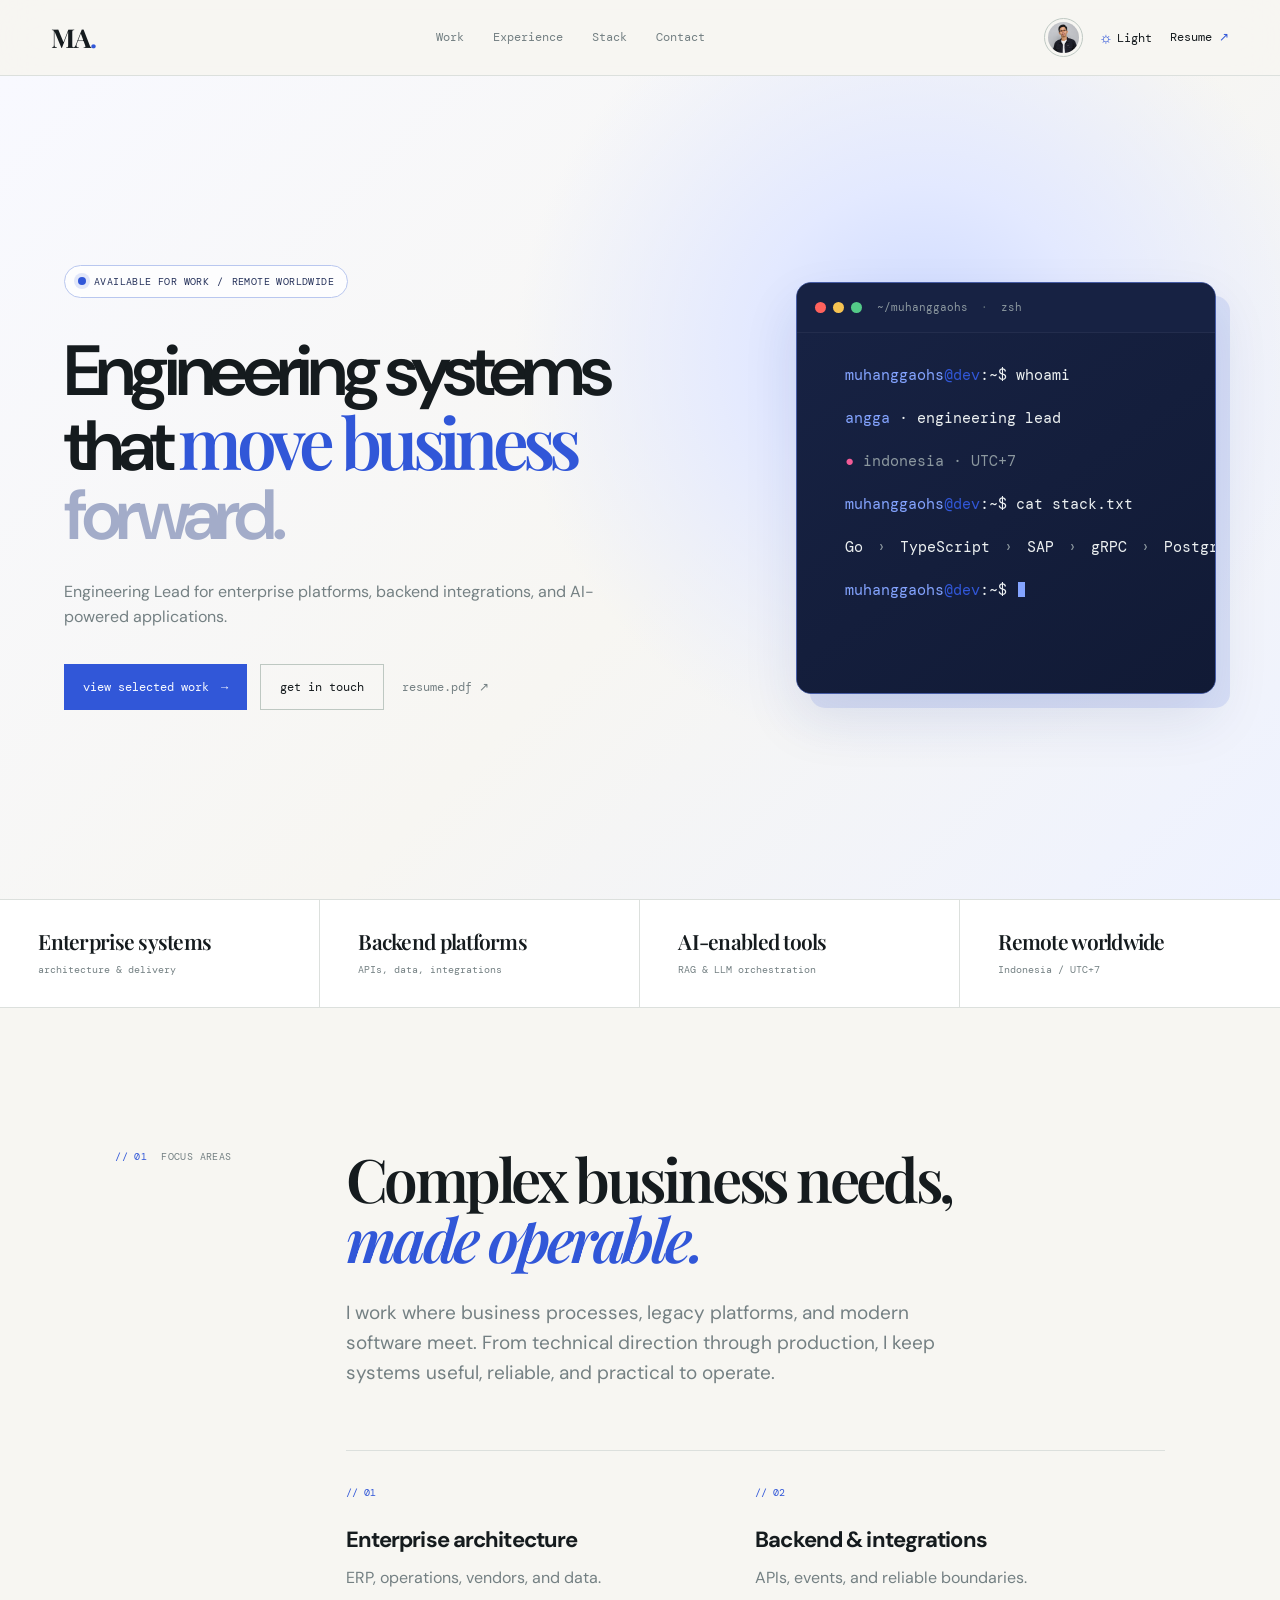
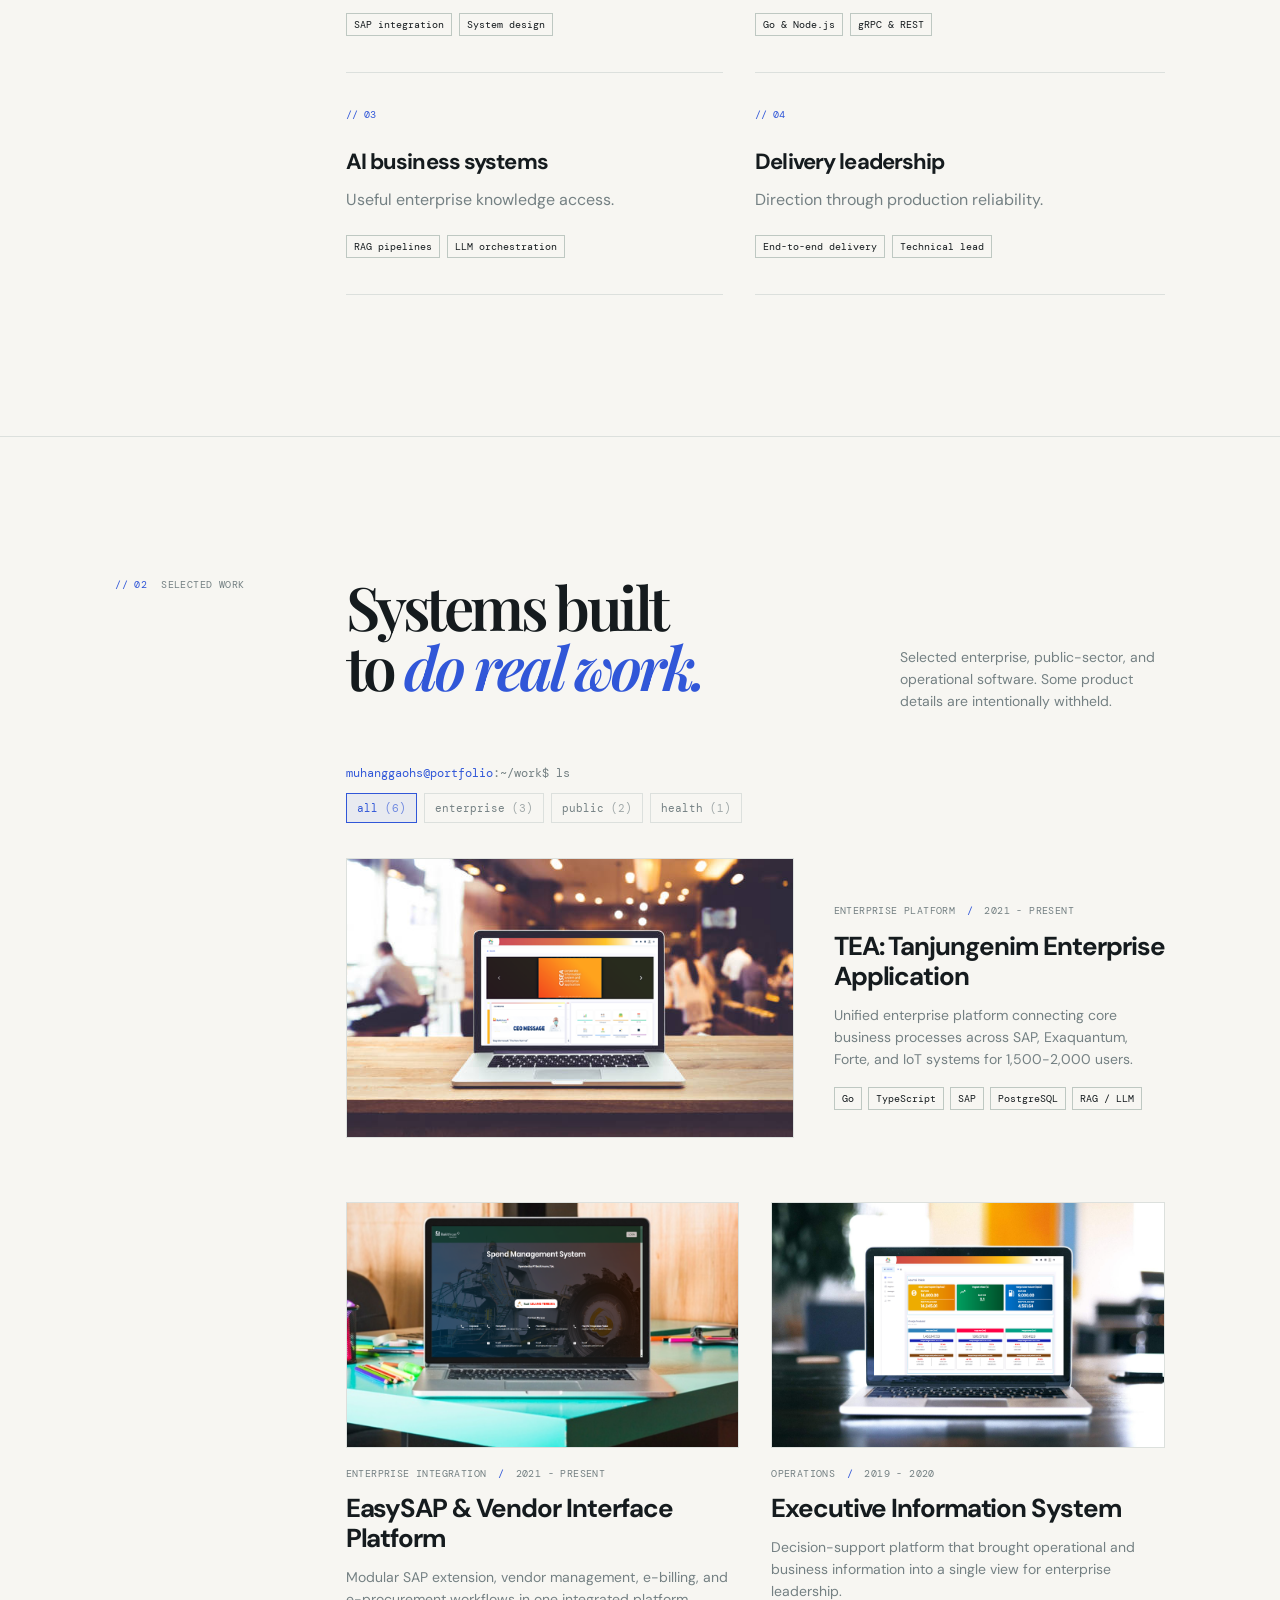
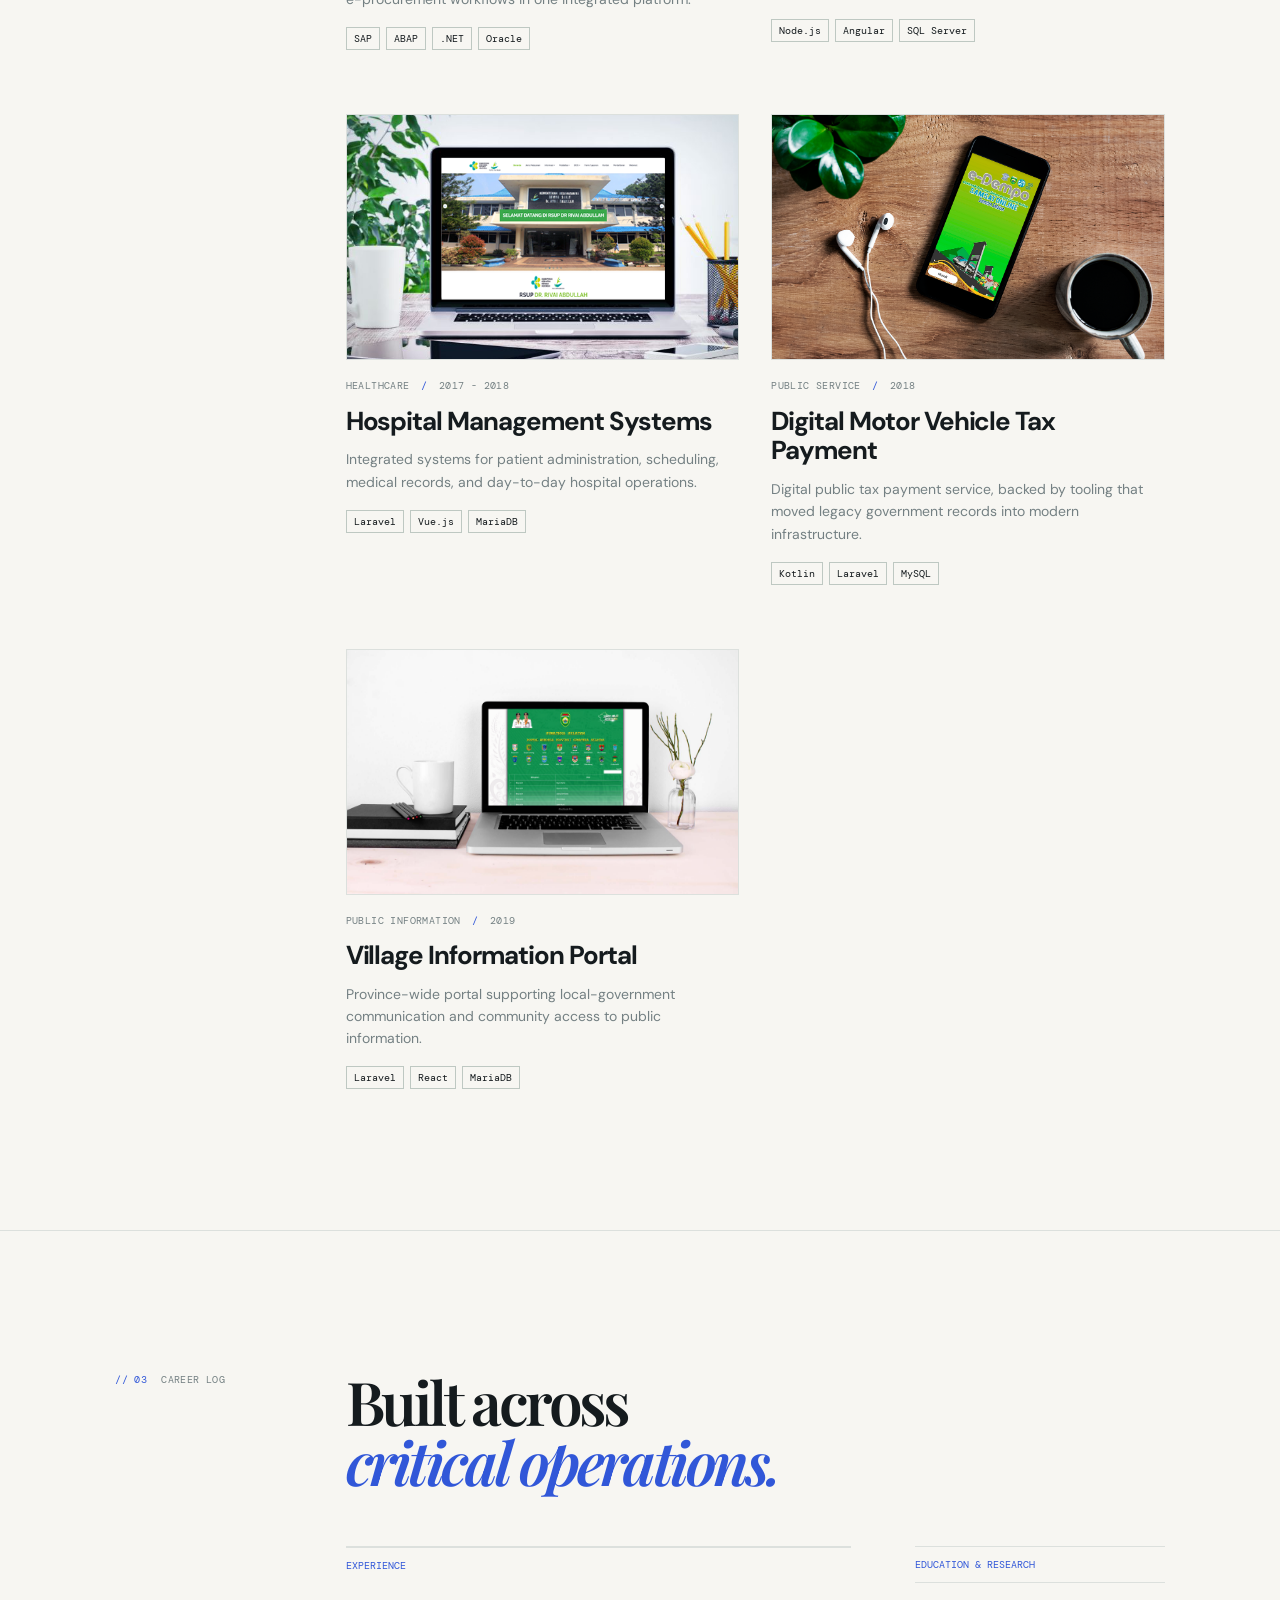
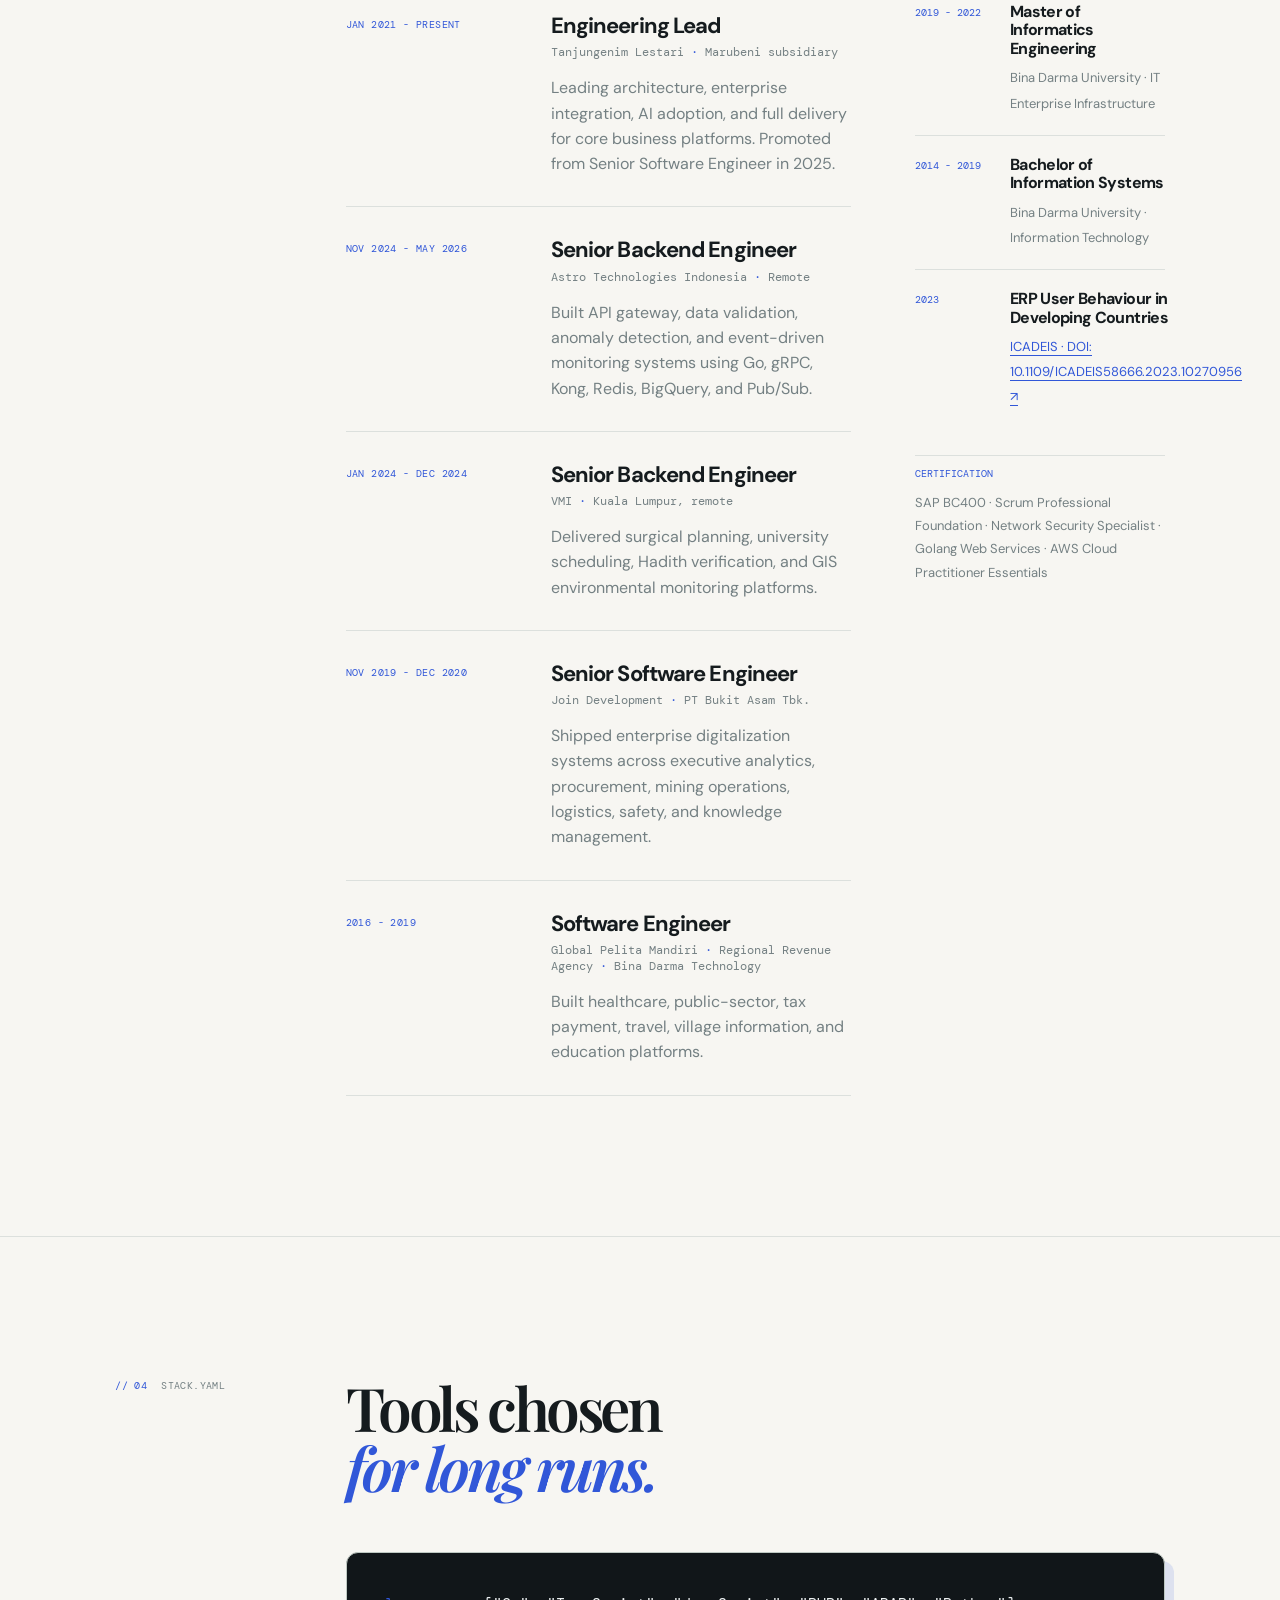
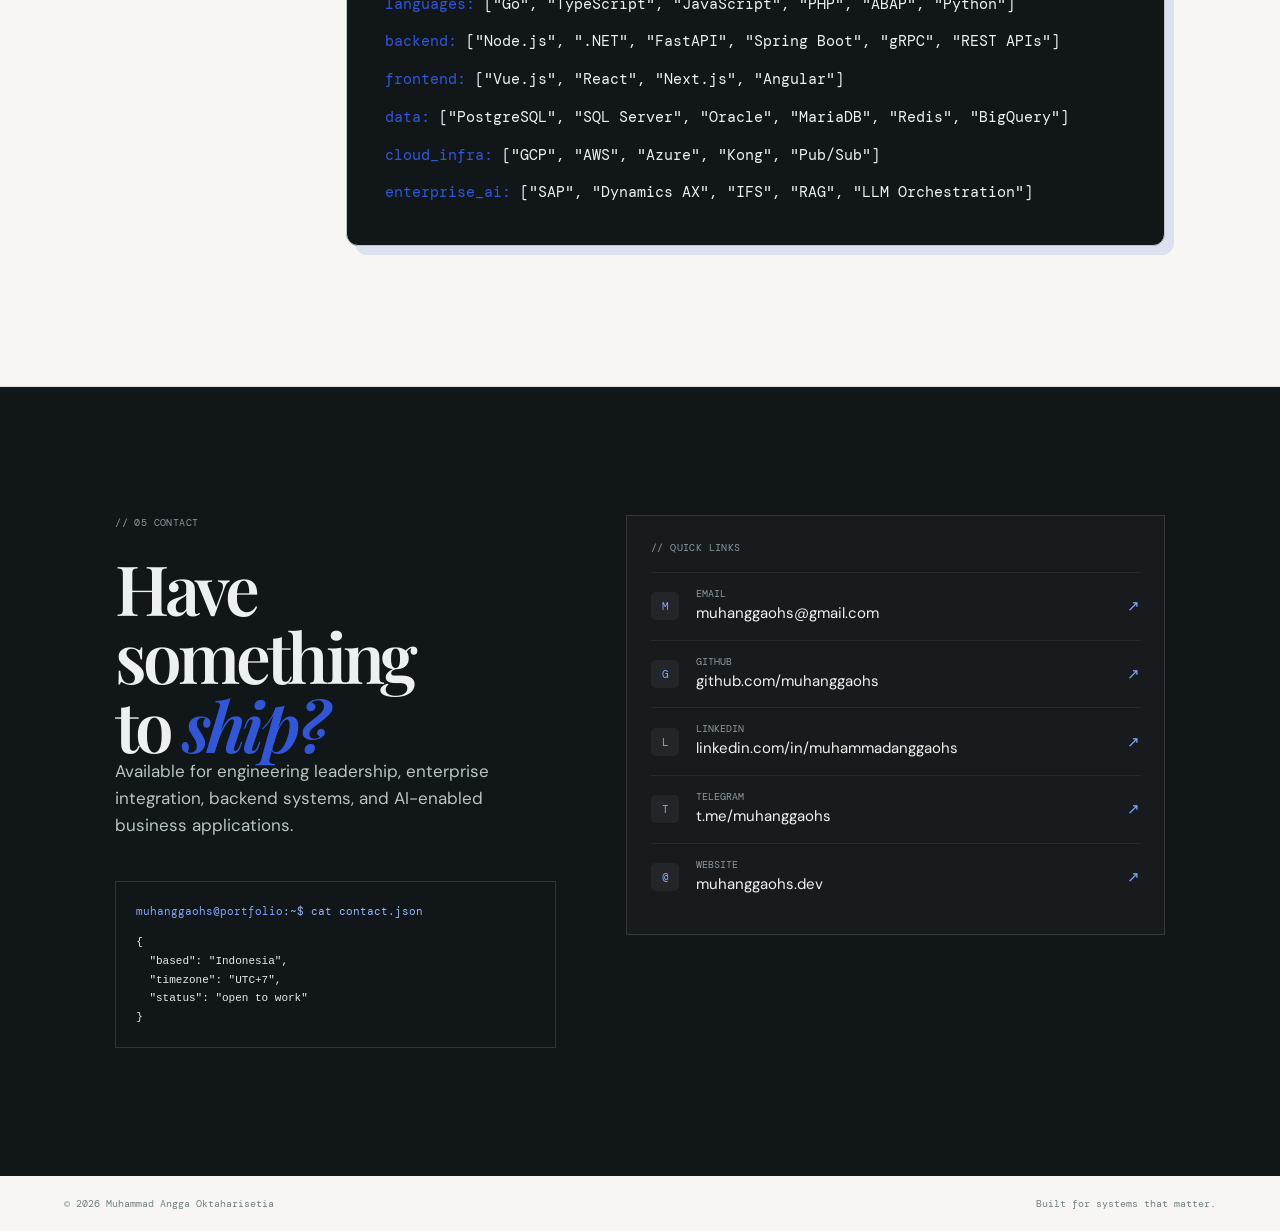
<file: index.html>
<!doctype html><html lang="en" data-theme="dark"><head><meta charset="utf-8"><meta name="viewport" content="width=device-width,initial-scale=1"><meta name="description" content="Muhammad Angga Oktaharisetia, Engineering Lead building enterprise platforms, integrations, and AI-powered applications."><title>Muhammad Angga Oktaharisetia | Engineering Lead</title><link rel="preconnect" href="https://fonts.googleapis.com"><link rel="preconnect" href="https://fonts.gstatic.com" crossorigin><link href="https://fonts.googleapis.com/css2?family=DM+Mono:wght@400;500&family=DM+Sans:opsz,wght@9..40,400;9..40,500;9..40,600;9..40,700&family=Playfair+Display:ital,wght@0,600;0,700;1,600&display=swap" rel="stylesheet"><link rel="stylesheet" href="css/portfolio.css"><link rel="stylesheet" href="css/terminal-motion.css"><link rel="stylesheet" href="css/hero-refine.css"><link rel="stylesheet" href="css/color-unify.css"><link rel="stylesheet" href="css/content-refine.css"><link rel="stylesheet" href="css/terminal-loop.css"><link rel="stylesheet" href="css/terminal-prompt.css"><link rel="shortcut icon" href="images/favicons/favicon.ico"></head><body><a class="skip-link" href="#main">Skip to content</a><header class="site-header"><a class="brand" href="#top" aria-label="Muhammad Angga, home">MA<span>.</span></a><nav aria-label="Main navigation"><a href="#work">Work</a><a href="#experience">Experience</a><a href="#stack">Stack</a><a href="#contact">Contact</a></nav><div class="header-actions"><button class="profile-trigger" type="button" aria-label="Open portrait of Muhammad Angga"><img src="docs/me2.png" width="80" height="80" alt=""></button><button class="theme-toggle" type="button" aria-label="Switch to light mode" aria-pressed="true"><span aria-hidden="true">&#9788;</span><span class="theme-label">Dark</span></button><a class="header-resume" href="docs/Resume%20-%20Muhammad%20Angga.pdf" target="_blank" rel="noopener">Resume <span aria-hidden="true">&#8599;</span></a></div></header><main id="main"><section class="hero" id="top"><div class="hero-layout"><div class="hero-copy"><p class="eyebrow hero-availability"><span class="status-dot"></span> Available for work <span class="divider">/</span> Remote worldwide</p><h1>Engineering systems<br>that <em>move business</em><br><span>forward.</span></h1><p class="hero-intro">Engineering Lead for enterprise platforms, backend integrations, and AI-powered applications.</p><div class="hero-actions"><a class="button button-primary" href="#work">view selected work <span aria-hidden="true">&#8594;</span></a><a class="button button-outline" href="mailto:muhanggaohs@gmail.com">get in touch</a><a class="hero-resume" href="docs/Resume%20-%20Muhammad%20Angga.pdf" target="_blank" rel="noopener">resume.pdf &#8599;</a></div></div><section class="terminal-shell" aria-label="Terminal introduction"><div class="terminal-titlebar"><span class="terminal-dots"><i></i><i></i><i></i></span><p>~/muhanggaohs <span>·</span> zsh</p></div><div class="terminal-body"><div class="terminal-output" aria-live="polite"><p class="command-one"><span class="prompt-user">muhanggaohs</span><span class="prompt-host">@portfolio</span>:<b>~</b>$ <span class="typed-command" data-text="whoami"></span></p><p class="terminal-result terminal-intro terminal-reveal reveal-first"><span class="terminal-key">angga</span> · engineering lead</p><p class="terminal-muted terminal-reveal reveal-first">● indonesia · UTC+7</p><p class="terminal-reveal reveal-second"><span class="prompt-user">muhanggaohs</span><span class="prompt-host">@portfolio</span>:<b>~</b>$ <span class="typed-command" data-text="cat stack.txt"></span></p><p class="terminal-result stack-line terminal-reveal reveal-third">Go <i>›</i> TypeScript <i>›</i> SAP <i>›</i> gRPC <i>›</i> PostgreSQL</p><p class="terminal-reveal reveal-fourth"><span class="prompt-user">muhanggaohs</span><span class="prompt-host">@portfolio</span>:<b>~</b>$ <span class="typed-command" data-text="status"></span></p><p class="terminal-result terminal-status terminal-reveal reveal-fifth"><span>&gt;</span> open to work · responds in &lt;24h</p><p class="clear-line terminal-reveal reveal-fifth"><span class="prompt-user">muhanggaohs</span><span class="prompt-host">@portfolio</span>:<b>~</b>$ <span class="typed-command" data-text="clear"></span></p></div></div></section></div></section><section class="proof-strip" aria-label="Career highlights"><div><strong>Enterprise systems</strong><span>architecture & delivery</span></div><div><strong>Backend platforms</strong><span>APIs, data, integrations</span></div><div><strong>AI-enabled tools</strong><span>RAG & LLM orchestration</span></div><div><strong>Remote worldwide</strong><span>Indonesia / UTC+7</span></div></section><section class="section capabilities" id="about"><div class="section-meta"><span>// 01</span><p>Focus areas</p></div><div class="section-content"><h2>Complex business needs,<br><em>made operable.</em></h2><p class="section-lede">I work where business processes, legacy platforms, and modern software meet. From technical direction through production, I keep systems useful, reliable, and practical to operate.</p><div class="capability-grid"><article><span>// 01</span><h3>Enterprise architecture</h3><p>ERP, operations, vendors, and data.</p><ul><li>SAP integration</li><li>System design</li></ul></article><article><span>// 02</span><h3>Backend & integrations</h3><p>APIs, events, and reliable boundaries.</p><ul><li>Go & Node.js</li><li>gRPC & REST</li></ul></article><article><span>// 03</span><h3>AI business systems</h3><p>Useful enterprise knowledge access.</p><ul><li>RAG pipelines</li><li>LLM orchestration</li></ul></article><article><span>// 04</span><h3>Delivery leadership</h3><p>Direction through production reliability.</p><ul><li>End-to-end delivery</li><li>Technical lead</li></ul></article></div></div></section><section class="section work" id="work"><div class="section-meta"><span>// 02</span><p>Selected work</p></div><div class="section-content"><div class="section-heading"><h2>Systems built<br>to <em>do real work.</em></h2><p>Selected enterprise, public-sector, and operational software. Some product details are intentionally withheld.</p></div><div class="work-console"><p><span>muhanggaohs@portfolio</span>:~/work$ ls</p><div class="work-filters" role="group" aria-label="Filter selected work"><button class="is-active" type="button" data-filter="all">all <span>(6)</span></button><button type="button" data-filter="enterprise">enterprise <span>(3)</span></button><button type="button" data-filter="public">public <span>(2)</span></button><button type="button" data-filter="health">health <span>(1)</span></button></div></div><div class="work-grid"><article class="project project-featured" data-category="enterprise"><img src="images/works/cisea.png" width="800" height="500" alt="Enterprise application interface" loading="lazy"><div class="project-copy"><p class="project-meta">Enterprise platform <span>/</span> 2021 - present</p><h3>TEA: Tanjungenim Enterprise Application</h3><p>Unified enterprise platform connecting core business processes across SAP, Exaquantum, Forte, and IoT systems for 1,500-2,000 users.</p><div class="tags"><span>Go</span><span>TypeScript</span><span>SAP</span><span>PostgreSQL</span><span>RAG / LLM</span></div></div></article><article class="project" data-category="enterprise"><img src="images/works/vendor.png" width="800" height="500" alt="Vendor management application interface" loading="lazy"><div class="project-copy"><p class="project-meta">Enterprise integration <span>/</span> 2021 - present</p><h3>EasySAP & Vendor Interface Platform</h3><p>Modular SAP extension, vendor management, e-billing, and e-procurement workflows in one integrated platform.</p><div class="tags"><span>SAP</span><span>ABAP</span><span>.NET</span><span>Oracle</span></div></div></article><article class="project" data-category="enterprise"><img src="images/works/eis.png" width="800" height="500" alt="Executive information dashboard" loading="lazy"><div class="project-copy"><p class="project-meta">Operations <span>/</span> 2019 - 2020</p><h3>Executive Information System</h3><p>Decision-support platform that brought operational and business information into a single view for enterprise leadership.</p><div class="tags"><span>Node.js</span><span>Angular</span><span>SQL Server</span></div></div></article><article class="project" data-category="health"><img src="images/works/rs.png" width="800" height="500" alt="Hospital management system interface" loading="lazy"><div class="project-copy"><p class="project-meta">Healthcare <span>/</span> 2017 - 2018</p><h3>Hospital Management Systems</h3><p>Integrated systems for patient administration, scheduling, medical records, and day-to-day hospital operations.</p><div class="tags"><span>Laravel</span><span>Vue.js</span><span>MariaDB</span></div></div></article><article class="project" data-category="public"><img src="images/works/edempo.png" width="800" height="500" alt="Digital motor vehicle tax payment application" loading="lazy"><div class="project-copy"><p class="project-meta">Public service <span>/</span> 2018</p><h3>Digital Motor Vehicle Tax Payment</h3><p>Digital public tax payment service, backed by tooling that moved legacy government records into modern infrastructure.</p><div class="tags"><span>Kotlin</span><span>Laravel</span><span>MySQL</span></div></div></article><article class="project" data-category="public"><img src="images/works/desa.png" width="800" height="500" alt="Village information portal" loading="lazy"><div class="project-copy"><p class="project-meta">Public information <span>/</span> 2019</p><h3>Village Information Portal</h3><p>Province-wide portal supporting local-government communication and community access to public information.</p><div class="tags"><span>Laravel</span><span>React</span><span>MariaDB</span></div></div></article></div></div></section><section class="section experience" id="experience"><div class="section-meta"><span>// 03</span><p>Career log</p></div><div class="section-content"><h2>Built across<br><em>critical operations.</em></h2><div class="career-grid"><div class="timeline"><p class="career-label">experience</p><article><p class="timeline-date">Jan 2021 - Present</p><div><h3>Engineering Lead</h3><p class="company">Tanjungenim Lestari <span>·</span> Marubeni subsidiary</p><p>Leading architecture, enterprise integration, AI adoption, and full delivery for core business platforms. Promoted from Senior Software Engineer in 2025.</p></div></article><article><p class="timeline-date">Nov 2024 - May 2026</p><div><h3>Senior Backend Engineer</h3><p class="company">Astro Technologies Indonesia <span>·</span> Remote</p><p>Built API gateway, data validation, anomaly detection, and event-driven monitoring systems using Go, gRPC, Kong, Redis, BigQuery, and Pub/Sub.</p></div></article><article><p class="timeline-date">Jan 2024 - Dec 2024</p><div><h3>Senior Backend Engineer</h3><p class="company">VMI <span>·</span> Kuala Lumpur, remote</p><p>Delivered surgical planning, university scheduling, Hadith verification, and GIS environmental monitoring platforms.</p></div></article><article><p class="timeline-date">Nov 2019 - Dec 2020</p><div><h3>Senior Software Engineer</h3><p class="company">Join Development <span>·</span> PT Bukit Asam Tbk.</p><p>Shipped enterprise digitalization systems across executive analytics, procurement, mining operations, logistics, safety, and knowledge management.</p></div></article><article><p class="timeline-date">2016 - 2019</p><div><h3>Software Engineer</h3><p class="company">Global Pelita Mandiri <span>·</span> Regional Revenue Agency <span>·</span> Bina Darma Technology</p><p>Built healthcare, public-sector, tax payment, travel, village information, and education platforms.</p></div></article></div><div class="education-list"><p class="career-label">education & research</p><article><p>2019 - 2022</p><div><h3>Master of Informatics Engineering</h3><span>Bina Darma University · IT Enterprise Infrastructure</span></div></article><article><p>2014 - 2019</p><div><h3>Bachelor of Information Systems</h3><span>Bina Darma University · Information Technology</span></div></article><article><p>2023</p><div><h3>ERP User Behaviour in Developing Countries</h3><span><a href="https://doi.org/10.1109/ICADEIS58666.2023.10270956" target="_blank" rel="noopener">ICADEIS · DOI: 10.1109/ICADEIS58666.2023.10270956 &#8599;</a></span></div></article><p class="career-label certifications-label">certification</p><p class="certifications-compact">SAP BC400 · Scrum Professional Foundation · Network Security Specialist · Golang Web Services · AWS Cloud Practitioner Essentials</p></div></div></div></section><section class="section stack" id="stack"><div class="section-meta"><span>// 04</span><p>stack.yaml</p></div><div class="section-content"><h2>Tools chosen<br><em>for long runs.</em></h2><div class="code-block" aria-label="Technical stack"><p><span>languages:</span> ["Go", "TypeScript", "JavaScript", "PHP", "ABAP", "Python"]</p><p><span>backend:</span> ["Node.js", ".NET", "FastAPI", "Spring Boot", "gRPC", "REST APIs"]</p><p><span>frontend:</span> ["Vue.js", "React", "Next.js", "Angular"]</p><p><span>data:</span> ["PostgreSQL", "SQL Server", "Oracle", "MariaDB", "Redis", "BigQuery"]</p><p><span>cloud_infra:</span> ["GCP", "AWS", "Azure", "Kong", "Pub/Sub"]</p><p><span>enterprise_ai:</span> ["SAP", "Dynamics AX", "IFS", "RAG", "LLM Orchestration"]</p></div></div></section><section class="contact" id="contact"><div class="contact-intro"><p class="eyebrow">// 05 contact</p><h2>Have something<br>to <em>ship?</em></h2><p>Available for engineering leadership, enterprise integration, backend systems, and AI-enabled business applications.</p><div class="contact-terminal"><p><span>muhanggaohs@portfolio</span>:~$ cat contact.json</p><pre>
{
  "based": "Indonesia",
  "timezone": "UTC+7",
  "status": "open to work"
}</pre></div></div><div class="quick-links"><p class="eyebrow">// quick links</p><a href="mailto:muhanggaohs@gmail.com"><b>M</b><span><small>Email</small>muhanggaohs@gmail.com</span><i>&#8599;</i></a><a href="https://github.com/muhanggaohs" target="_blank" rel="noopener"><b>G</b><span><small>GitHub</small>github.com/muhanggaohs</span><i>&#8599;</i></a><a href="https://linkedin.com/in/muhammadanggaohs" target="_blank" rel="noopener"><b>L</b><span><small>LinkedIn</small>linkedin.com/in/muhammadanggaohs</span><i>&#8599;</i></a><a href="https://t.me/muhanggaohs" target="_blank" rel="noopener"><b>T</b><span><small>Telegram</small>t.me/muhanggaohs</span><i>&#8599;</i></a><a href="https://muhanggaohs.dev" target="_blank" rel="noopener"><b>@</b><span><small>Website</small>muhanggaohs.dev</span><i>&#8599;</i></a></div></section></main><footer><span>&copy; <span id="year"></span> Muhammad Angga Oktaharisetia</span><span>Built for systems that matter.</span></footer><dialog class="profile-dialog" aria-label="Portrait of Muhammad Angga"><button class="dialog-close" type="button" aria-label="Close portrait">&#215;</button><img src="docs/me.png" width="1254" height="1254" alt="Muhammad Angga Oktaharisetia"><p>Muhammad Angga Oktaharisetia<br><span>Engineering Lead · Indonesia</span></p></dialog><script src="js/portfolio.js?v=4"></script></body></html>
</file>
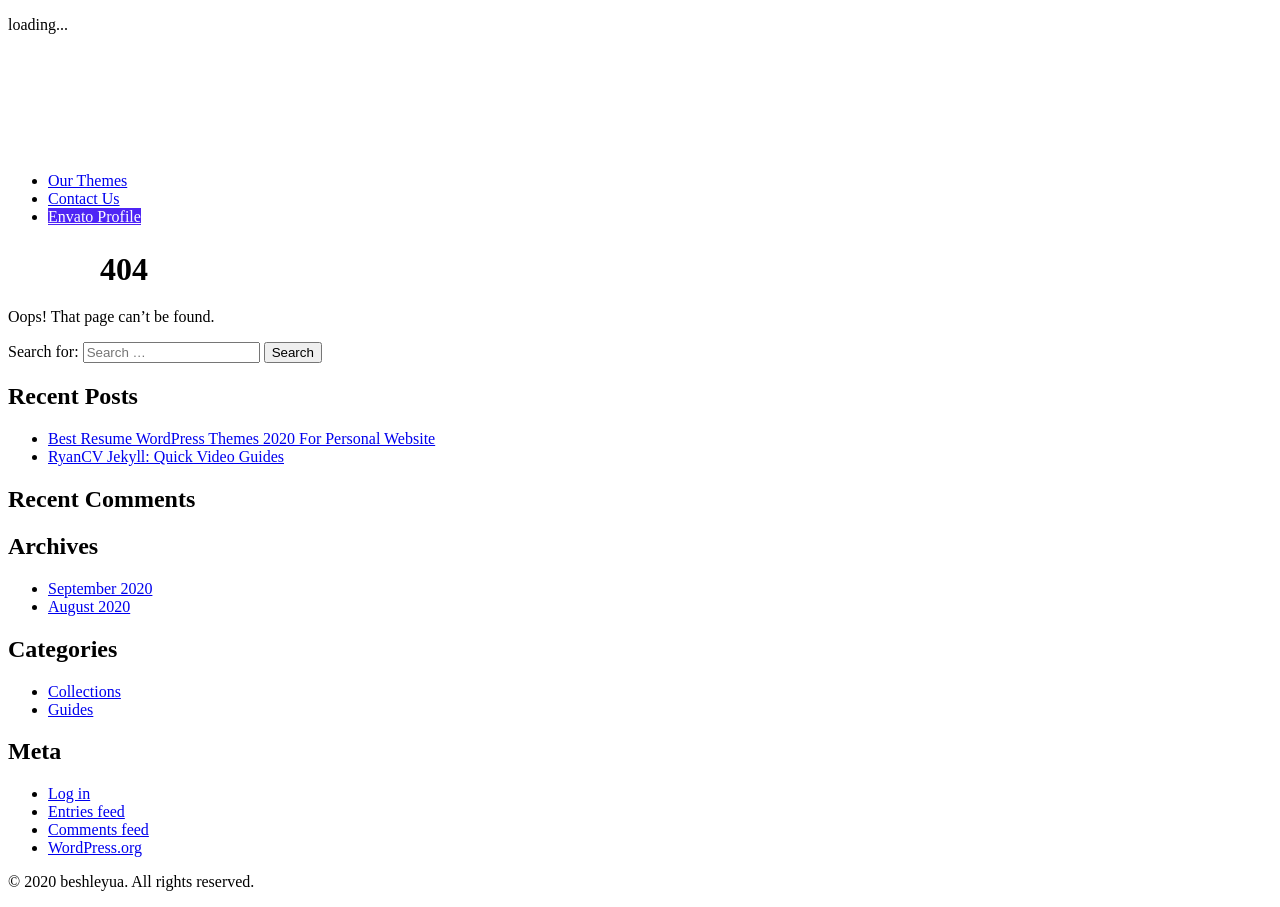
<file: css/owl.video.play.html>
<!doctype html><html lang="en-US"><head><meta charset="UTF-8"><meta name="keywords" content="resume, cv, vcard, best resume wordpress themes, best resume wordpress, resume wordpress, resume wordpress themes, cv wordpress, cv resume, vcard wordpress, wordpress, themes, agency, portfolio, personal portfolio, creative, digital agency, wordpress themes, premium, architecture, interior design, interior, wp, photography, blog" /><meta name="viewport" content="width=device-width, initial-scale=1, maximum-scale=1" /><link rel="stylesheet" id="ao_optimized_gfonts" href="https://fonts.googleapis.com/css?family=Roboto+Mono%3A400%2C100%2C300italic%2C300%2C100italic%2C400italic%2C500%2C500italic%2C700%2C700italic%7CRoboto%3A100%2C100italic%2C300%2C300italic%2C400%2C400italic%2C500%2C500italic%2C700%2C700italic%2C900%2C900italic%7CRoboto:100,100italic,300,300italic,regular,italic,500,500italic,700,700italic,900,900italic%7CNoto+Serif:regular,italic,700,700italic&#038;subset=latin%2Clatin-ext%2Cvietnamese%2Ccyrillic%2Cgreek%2Clatin-ext%2Clatin%2Ccyrillic-ext%2Cgreek-ext%2Cvietnamese%2Ccyrillic%2Cgreek%2Clatin-ext%2Clatin%2Ccyrillic-ext%2Cgreek-ext&amp;display=swap" /><link rel="profile" href="https://gmpg.org/xfn/11"><link media="all" href="https://bslthemes.com/wp-content/cache/autoptimize/css/autoptimize_f39c66ef1673886f6a73fd76817ae2cb.css" rel="stylesheet" /><title>Page not found - beshleyua | Premium WordPress Themes</title><meta name="robots" content="noindex, follow" /><meta property="og:locale" content="en_US" /><meta property="og:title" content="Page not found - beshleyua | Premium WordPress Themes" /><meta property="og:site_name" content="beshleyua | Premium WordPress Themes" /> <script type="application/ld+json" class="yoast-schema-graph">{"@context":"https://schema.org","@graph":[{"@type":"Organization","@id":"https://bslthemes.com/#organization","name":"Beshleyua Team.","url":"https://bslthemes.com/","sameAs":[],"logo":{"@type":"ImageObject","@id":"https://bslthemes.com/#logo","inLanguage":"en-US","url":"https://bslthemes.com/wp-content/uploads/2019/11/logo.png","width":193,"height":53,"caption":"Beshleyua Team."},"image":{"@id":"https://bslthemes.com/#logo"}},{"@type":"WebSite","@id":"https://bslthemes.com/#website","url":"https://bslthemes.com/","name":"beshleyua | Premium WordPress Themes","description":"","publisher":{"@id":"https://bslthemes.com/#organization"},"potentialAction":[{"@type":"SearchAction","target":"https://bslthemes.com/?s={search_term_string}","query-input":"required name=search_term_string"}],"inLanguage":"en-US"}]}</script> <link href='https://fonts.gstatic.com' crossorigin='anonymous' rel='preconnect' /><link rel="alternate" type="application/rss+xml" title="beshleyua | Premium WordPress Themes &raquo; Feed" href="https://bslthemes.com/feed/" /><link rel="alternate" type="application/rss+xml" title="beshleyua | Premium WordPress Themes &raquo; Comments Feed" href="https://bslthemes.com/comments/feed/" /> <script type='text/javascript' src='https://bslthemes.com/wp-includes/js/jquery/jquery.js' id='jquery-core-js'></script> <link rel="https://api.w.org/" href="https://bslthemes.com/wp-json/" /><link rel="EditURI" type="application/rsd+xml" title="RSD" href="https://bslthemes.com/xmlrpc.php?rsd" /><link rel="wlwmanifest" type="application/wlwmanifest+xml" href="https://bslthemes.com/wp-includes/wlwmanifest.xml" /><meta name="generator" content="WordPress 5.5.1" />  <script async src="https://www.googletagmanager.com/gtag/js?id=UA-125314689-11"></script> <link rel="icon" href="https://bslthemes.com/wp-content/uploads/2019/11/logo2_1.png" sizes="32x32" /><link rel="icon" href="https://bslthemes.com/wp-content/uploads/2019/11/logo2_1.png" sizes="192x192" /><link rel="apple-touch-icon" href="https://bslthemes.com/wp-content/uploads/2019/11/logo2_1.png" /><meta name="msapplication-TileImage" content="https://bslthemes.com/wp-content/uploads/2019/11/logo2_1.png" /> <style>.header .logo {max-width: 153px;}
.section.started .started-content .h-title {max-width: 1080px; margin-left: auto; margin-right: auto; margin-bottom: 15px; text-transform: none; letter-spacing: 0; line-height: 1.4;}
.section.started .subtitles {height: 20px;}
@media (max-width: 580px) {.section.started .started-content .h-title {font-size: 28px; line-height: 32px;}}
.box-items .box-item {width: 50%;}
.box-items .box-item .image {box-shadow: 0 5px 35px rgba(0,0,0,0.1);-webkit-box-shadow: 0 5px 35px rgba(0,0,0,0.1);}
.box-items .box-item .category {display: none;}
@media (max-width: 580px) {.box-items .box-item {width: 100%;}}
.footer .soc a {transition: all 0.3s ease 0s; -webkit-transition: all 0.3s ease 0s;}
.footer .soc a:hover {opacity: 0.7;}
.footer .soc a:hover .ion {color: #363636;}
.footer .ion-leaf:before {content: ''; position: relative; top: 1px; background: url(https://bslthemes.com/wp-content/uploads/2020/02/tf.png) no-repeat; background-size: contain; width: 17px; height: 17px;}
.header .head-top .top-menu ul li.menu-contact-btn a, .header .head-top .top-menu ul li.menu-contact-btn>a {background: #4f25f5; color:#fff; border-color: #4f25f5;}</style><!--[if lt IE 9]> <script src="http://css3-mediaqueries-js.googlecode.com/svn/trunk/css3-mediaqueries.js"></script> <script src="http://html5shim.googlecode.com/svn/trunk/html5.js"></script> <![endif]--></head><body class="error404 hfeed"><div class="preloader"><div class="centrize full-width"><div class="vertical-center"><div class="pre-inner"><div class="load typing-load"><p>loading...</p></div> <span class="typed-load"></span></div></div></div></div><div class="container"><header class="header"><div class="head-top"> <a href="#" class="menu-btn"><span></span></a><div class="logo"> <a href="https://bslthemes.com"> <noscript><img src="https://bslthemes.com/wp-content/uploads/2019/11/logo.png" alt="beshleyua | Premium WordPress Themes" /></noscript><img class="lazyload" src='data:image/svg+xml,%3Csvg%20xmlns=%22http://www.w3.org/2000/svg%22%20viewBox=%220%200%20210%20140%22%3E%3C/svg%3E' data-src="https://bslthemes.com/wp-content/uploads/2019/11/logo.png" alt="beshleyua | Premium WordPress Themes" /> </a></div><div class="top-menu"><div class="top-menu-nav"><div class="menu-main-menu-container"><ul id="menu-main-menu" class="menu"><li id="menu-item-450" class="menu-item menu-item-type-custom menu-item-object-custom menu-item-450"><a href="/#section-portfolio">Our Themes</a></li><li id="menu-item-43" class="menu-item menu-item-type-custom menu-item-object-custom menu-item-43"><a target="_blank" rel="noopener noreferrer" href="mailto:beshleyua@gmail.com">Contact Us</a></li><li id="menu-item-68" class="menu-contact-btn menu-item menu-item-type-custom menu-item-object-custom menu-item-68"><a target="_blank" rel="noopener noreferrer" href="https://1.envato.market/dWgx2">Envato Profile</a></li></ul></div></div></div></div></header><div class="wrapper"><div class="section started"><div class="centrize full-width"><div class="vertical-center"><div class="started-content"><h1 class="h-title glitch-effect" data-text="404">404</h1><div class="h-subtitle typing-subtitle"><p>Oops! That page can&rsquo;t be found.</p></div> <span class="typed-subtitle"></span></div></div></div></div><div class="s_overlay"></div><div class="content-sidebar"><aside id="secondary" class="widget-area"><section id="search-2" class="widget widget_search"><form role="search" method="get" class="search-form" action="https://bslthemes.com/"> <label> <span class="screen-reader-text">Search for:</span> <input type="search" class="search-field" placeholder="Search &hellip;" value="" name="s" /> </label> <input type="submit" class="search-submit" value="Search" /></form></section><section id="recent-posts-2" class="widget widget_recent_entries"><h2 class="widget-title">Recent Posts</h2><ul><li> <a href="https://bslthemes.com/best-resume-wordpress-themes-2020-for-personal-website/">Best Resume WordPress Themes 2020 For Personal Website</a></li><li> <a href="https://bslthemes.com/ryancv-jekyll-quick-video-guides/">RyanCV Jekyll: Quick Video Guides</a></li></ul></section><section id="recent-comments-2" class="widget widget_recent_comments"><h2 class="widget-title">Recent Comments</h2><ul id="recentcomments"></ul></section><section id="archives-2" class="widget widget_archive"><h2 class="widget-title">Archives</h2><ul><li><a href='https://bslthemes.com/2020/09/'>September 2020</a></li><li><a href='https://bslthemes.com/2020/08/'>August 2020</a></li></ul></section><section id="categories-2" class="widget widget_categories"><h2 class="widget-title">Categories</h2><ul><li class="cat-item cat-item-16"><a href="https://bslthemes.com/category/collections/">Collections</a></li><li class="cat-item cat-item-7"><a href="https://bslthemes.com/category/guides/">Guides</a></li></ul></section><section id="meta-2" class="widget widget_meta"><h2 class="widget-title">Meta</h2><ul><li><a rel="nofollow" href="https://bslthemes.com/wp-login.php">Log in</a></li><li><a href="https://bslthemes.com/feed/">Entries feed</a></li><li><a href="https://bslthemes.com/comments/feed/">Comments feed</a></li><li><a href="https://wordpress.org/">WordPress.org</a></li></ul></section></aside> <span class="close"></span></div></div><footer class="footer"><div class="soc"> <a target="_blank" href="https://1.envato.market/dWgx2"> <span class="ion ion-leaf"></span> </a> <a target="_blank" href="https://www.facebook.com/bslthemes/"> <span class="ion ion-social-facebook"></span> </a> <a target="_blank" href="https://www.youtube.com/channel/UCn_AHnFLo_EPu57iGWcUhbw"> <span class="ion ion-social-youtube"></span> </a> <a target="_blank" href="https://twitter.com/beshleyua"> <span class="ion ion-social-twitter"></span> </a> <a target="_blank" href="https://www.linkedin.com/in/beshleyua/"> <span class="ion ion-social-linkedin"></span> </a> <a target="_blank" href="mailto:beshleyua@gmail.com"> <span class="ion ion-at"></span> </a></div><div class="copy"><p>© 2020 beshleyua. All rights reserved.</p></div><div class="clr"></div></footer><div class="line top"></div><div class="line bottom"></div><div class="line left"></div><div class="line right"></div></div><div id='fb-root'></div><div class='fb-customerchat'
 attribution='wordpress'
 attribution_version='1.7'
 page_id=999876833546575
 ></div> <noscript><style>.lazyload{display:none;}</style></noscript><script data-noptimize="1">window.lazySizesConfig=window.lazySizesConfig||{};window.lazySizesConfig.loadMode=1;</script><script async data-noptimize="1" src='https://bslthemes.com/wp-content/plugins/autoptimize/classes/external/js/lazysizes.min.js?ao_version=2.7.7'></script> <script defer src="https://bslthemes.com/wp-content/cache/autoptimize/js/autoptimize_459f82afb98a4aea298e87d00331d8a1.js"></script></body></html>
</file>
<file: css/portfolio.css>
:root{--paper:#f7f6f2;--surface:#fff;--ink:#151b1e;--muted:#748083;--line:#dce0dd;--line-strong:#bec8c2;--accent:#6e8ff0;--signal:#63d8a8;--terminal:#111619;--terminal-panel:#171d21;--terminal-ink:#ecf0f1;--terminal-muted:#8c989f;--serif:"Playfair Display",Georgia,serif;--sans:"DM Sans",Arial,sans-serif;--mono:"DM Mono",monospace;color-scheme:light}:root[data-theme=dark]{--paper:#0b0f11;--surface:#111619;--ink:#e9edef;--muted:#909aa1;--line:#20282d;--line-strong:#37434a;--accent:#7f9cf5;--signal:#75dcae;--terminal:#12171b;--terminal-panel:#171d22;--terminal-ink:#f0f3f4;--terminal-muted:#91a0a9;color-scheme:dark}*{box-sizing:border-box}html{scroll-behavior:smooth}body{margin:0;background:var(--paper);color:var(--ink);font:16px/1.58 var(--sans);transition:background .3s,color .3s}a{color:inherit;text-decoration:none}.skip-link{position:fixed;left:16px;top:-60px;background:var(--accent);color:#fff;padding:10px;z-index:30}.skip-link:focus{top:16px}.site-header{height:76px;display:flex;align-items:center;justify-content:space-between;border-bottom:1px solid var(--line);padding:0 clamp(20px,4vw,68px);position:sticky;top:0;background:color-mix(in srgb,var(--paper) 91%,transparent);backdrop-filter:blur(20px);z-index:20}.brand{font:700 26px var(--serif);letter-spacing:-1px}.brand span{color:var(--accent)}nav{display:flex;gap:29px;font:12px var(--mono);color:var(--muted)}.header-resume,nav a{padding:10px 0;border-bottom:1px solid transparent;transition:color .2s,border-color .2s}.header-resume:hover,nav a:hover{color:var(--ink);border-color:var(--accent)}.header-actions{display:flex;gap:18px;align-items:center}.header-resume,.theme-toggle{font:12px var(--mono)}.header-resume span{color:var(--accent)}.theme-toggle{border:0;background:0 0;color:var(--ink);cursor:pointer;display:flex;align-items:center;gap:6px;padding:9px 0}.theme-toggle span:first-child{font-size:16px;color:var(--signal)}.profile-trigger{width:39px;height:39px;border:1px solid var(--line-strong);border-radius:50%;padding:3px;background:0 0;cursor:pointer;transition:border-color .2s,transform .2s}.profile-trigger:hover{border-color:var(--signal);transform:scale(1.05)}.profile-trigger img{width:100%;height:100%;border-radius:50%;object-fit:cover;object-position:center 18%}.hero{min-height:calc(100svh - 76px);display:flex;align-items:center;padding:clamp(45px,7vw,115px) clamp(20px,5vw,84px);border-bottom:1px solid var(--line)}.hero-layout{width:min(100%,1440px);margin:auto;display:grid;grid-template-columns:minmax(0,1.2fr) minmax(390px,0.8fr);gap:clamp(60px,8vw,140px);align-items:center}.hero-copy{max-width:870px}.eyebrow,.project-meta,.section-meta,.timeline-date{font:10px/1.55 var(--mono);letter-spacing:.04em;text-transform:uppercase}.hero-availability{color:var(--muted);display:inline-flex;align-items:center;background:var(--surface);border:1px solid var(--line);border-radius:999px;padding:8px 13px}.status-dot{display:inline-block;width:8px;height:8px;border-radius:50%;background:var(--signal);box-shadow:0 0 0 4px color-mix(in srgb,var(--signal) 13%,transparent);margin-right:8px}.divider{color:var(--muted);margin:0 8px}h1,h2,h3,p{margin-top:0}h1{font:600 clamp(56px, 7vw, 112px)/0.95 var(--sans);letter-spacing:-.075em;margin:29px 0;color:var(--ink)}h1 em{color:var(--signal);font:600 clamp(56px, 7vw, 112px)/0.95 var(--serif);letter-spacing:-.08em}h1>span{color:color-mix(in srgb,var(--ink) 33%,transparent)}h2 em{color:var(--accent);font-weight:600}.hero-intro{font-size:clamp(16px, 1.25vw, 19px);line-height:1.55;max-width:550px;color:var(--muted)}.hero-actions{display:flex;align-items:center;gap:13px;flex-wrap:wrap;margin-top:35px}.button{font:12px var(--mono);display:inline-flex;gap:12px;align-items:center;justify-content:center;min-height:46px;padding:0 19px}.button-primary{background:var(--signal);color:#0c2018;transition:transform .2s,box-shadow .2s}.button-primary:hover{transform:translateY(-2px);box-shadow:0 9px 22px color-mix(in srgb,var(--signal) 27%,transparent)}.button-outline{border:1px solid var(--line-strong);transition:border-color .2s,background .2s}.button-outline:hover{border-color:var(--accent);background:var(--surface)}.hero-resume{font:12px var(--mono);color:var(--muted);padding:13px 5px;border-bottom:1px solid transparent}.hero-resume:hover{color:var(--ink);border-color:var(--accent)}.terminal-shell{background:var(--terminal);color:var(--terminal-ink);border:1px solid var(--line-strong);border-radius:15px;overflow:hidden;box-shadow:0 26px 65px #00000026}.terminal-titlebar{height:50px;background:var(--terminal-panel);display:flex;align-items:center;gap:15px;padding:0 18px;font:11px var(--mono);color:var(--terminal-muted);border-bottom:1px solid #ffffff0d}.terminal-titlebar p{margin:0}.terminal-titlebar p span{color:#607079;margin:0 6px}.terminal-dots{display:flex;gap:7px}.terminal-dots i{width:11px;height:11px;border-radius:50%;background:#ff625d}.terminal-dots i:nth-child(2){background:#f6c352}.terminal-dots i:nth-child(3){background:#54ca88}.terminal-body{min-height:370px;padding:clamp(25px,4vw,50px) clamp(24px,4vw,48px);display:flex;flex-direction:column}.terminal-output{font:clamp(12px, 1.15vw, 15px)/1.7 var(--mono)}.terminal-output p{margin:0 0 18px}.prompt-user{color:var(--signal)}.prompt-host{color:#8da6fa}.terminal-output b{color:#d9e1e7;font-weight:400}.typed-command{color:#edf1f3}.terminal-result{padding-left:0}.terminal-key{color:#f4bd53}.terminal-muted{color:var(--terminal-muted)}.terminal-muted::first-letter{color:#f35b96}.stack-line{color:#f4f6f7;white-space:nowrap}.stack-line i{font-style:normal;color:#6e8190;padding:0 5px}.terminal-caret{display:inline-block;width:8px;height:18px;background:var(--signal);vertical-align:-3px;animation:1s steps(2) infinite blink}.terminal-footer{margin-top:auto;border-top:1px solid #ffffff0d;padding-top:16px;display:flex;justify-content:space-between;gap:10px;color:var(--terminal-muted);font:10px var(--mono)}.terminal-footer span:first-child{color:#9ab1fa}.terminal-footer b{color:var(--signal);font-weight:400}@keyframes blink{50%{opacity:0}}.proof-strip{display:grid;grid-template-columns:repeat(4,1fr);border-bottom:1px solid var(--line);background:var(--surface)}.proof-strip div{padding:27px clamp(16px,3vw,48px);border-right:1px solid var(--line)}.proof-strip div:last-child{border:0}.proof-strip strong{font:600 21px var(--serif);letter-spacing:-.035em;display:block}.proof-strip span{font:10px var(--mono);color:var(--muted)}.section{display:grid;grid-template-columns:clamp(140px,18vw,300px) 1fr;padding:clamp(78px,11vw,172px) clamp(20px,9vw,160px);border-bottom:1px solid var(--line)}.section-meta{display:flex;gap:14px}.section-meta span{color:var(--accent)}.section-meta p{color:var(--muted)}.section-content{min-width:0}h2{font:600 clamp(40px, 4.7vw, 76px)/0.99 var(--serif);letter-spacing:-.057em;margin:0 0 30px}.section-lede{max-width:635px;font-size:19px;color:var(--muted)}.capability-grid{display:grid;grid-template-columns:repeat(2,1fr);border-top:1px solid var(--line);margin-top:62px}.capability-grid article{padding:27px 32px 36px 0;border-bottom:1px solid var(--line)}.capability-grid article:nth-child(odd){margin-right:32px}.capability-grid span{font:10px var(--mono);color:var(--accent)}h3{font-size:22px;letter-spacing:-.04em;line-height:1.15;margin:24px 0 12px}.capability-grid p{color:var(--muted);max-width:340px}.capability-grid ul{padding:0;margin:23px 0 0;display:flex;flex-wrap:wrap;gap:7px;list-style:none}.capability-grid li,.tags span{font:10px var(--mono);border:1px solid var(--line-strong);padding:4px 7px}.section-heading{display:flex;justify-content:space-between;align-items:flex-end;gap:40px}.section-heading p{max-width:265px;color:var(--muted);font-size:14px}.work-grid{display:grid;grid-template-columns:repeat(2,minmax(0,1fr));gap:64px 32px;margin-top:58px}.project-featured{grid-column:span 2;display:grid;grid-template-columns:1.15fr 0.85fr;gap:40px;align-items:center}.project img{width:100%;height:auto;aspect-ratio:1.6;object-fit:cover;display:block;background:#263432;border:1px solid var(--line);transition:transform .3s,box-shadow .3s}.project:hover img{transform:translateY(-5px);box-shadow:0 18px 35px #00000016}.project-copy{padding-top:18px}.project-meta{color:var(--muted);margin-bottom:13px}.project-meta span{color:var(--accent);margin:0 5px}.project h3{margin:0 0 12px;font-size:26px}.project-copy>p:not(.project-meta){color:var(--muted);font-size:14px;max-width:500px}.tags{display:flex;flex-wrap:wrap;gap:6px;margin-top:17px}.timeline{margin-top:62px;border-top:1px solid var(--line)}.timeline article{display:grid;grid-template-columns:180px 1fr;gap:25px;padding:30px 0;border-bottom:1px solid var(--line)}.timeline-date{color:var(--accent);padding-top:4px}.timeline h3{margin:0 0 6px}.company{font:12px var(--mono);color:var(--muted)}.company span{color:var(--accent)}.timeline article div>p:last-child{max-width:650px;color:var(--muted);margin:15px 0 0}.code-block{margin-top:55px;border:1px solid var(--line-strong);border-radius:12px;padding:clamp(19px,3vw,43px);background:var(--terminal);color:var(--terminal-ink);font:clamp(12px, 1.15vw, 15px)/1.75 var(--mono);overflow:auto;box-shadow:9px 9px 0 color-mix(in srgb,var(--accent) 13%,transparent)}.code-block p{margin:0 0 12px;white-space:nowrap}.code-block p:last-child{margin:0}.code-block span{color:#9eb7ff}.credentials{display:grid;grid-template-columns:1fr 1fr;gap:50px;margin-top:72px;border-top:1px solid var(--line);padding-top:32px}.credentials h3{font:600 19px var(--sans);margin:25px 0 7px}.credentials p:not(.eyebrow){font-size:14px;color:var(--muted)}.credentials a{color:var(--accent);border-bottom:1px solid}.certs{margin-top:25px!important}.contact{background:var(--terminal);color:var(--terminal-ink);padding:clamp(75px,10vw,145px) clamp(20px,9vw,160px);display:grid;grid-template-columns:1fr 1fr;gap:70px}.contact .eyebrow{color:var(--terminal-muted)}.contact h2{font-size:clamp(42px, 5.4vw, 82px);margin:22px 0 0}.contact h2 em{color:#9eb7ff}.contact-copy{align-self:end}.contact-copy>p{font-size:18px;color:#ccd4d0;max-width:430px}.email{display:block;font:clamp(21px, 2.5vw, 38px)/1.2 var(--serif);letter-spacing:-.04em;margin:35px 0;border-bottom:1px solid #62706b;padding-bottom:17px}.email span{color:#9eb7ff}.contact-links{display:flex;gap:19px;flex-wrap:wrap;font:11px var(--mono);color:#c6d0cc}.contact-links a{border-bottom:1px solid #71807b;padding-bottom:4px}.profile-dialog{border:1px solid var(--line-strong);background:var(--surface);color:var(--ink);padding:14px;width:min(430px,calc(100% - 32px));box-shadow:0 25px 90px #00000080}.profile-dialog::backdrop{background:#000000ab;backdrop-filter:blur(5px)}.profile-dialog img{display:block;width:100%;max-height:500px;object-fit:cover;object-position:center top}.profile-dialog p{margin:14px 3px 2px;font:14px var(--mono)}.profile-dialog p span{font-size:11px;color:var(--muted)}.dialog-close{position:absolute;right:22px;top:22px;width:34px;height:34px;border:1px solid #ffffff70;background:#111b;color:#fff;font:24px/1 var(--sans);cursor:pointer;border-radius:50%}footer{display:flex;justify-content:space-between;gap:20px;padding:21px clamp(20px,5vw,80px);font:10px var(--mono);color:var(--muted)}@media (max-width:850px){.hero{min-height:auto}.hero-layout{grid-template-columns:1fr;gap:48px;max-width:670px}.terminal-shell{max-width:610px;width:100%}}@media (max-width:760px){.site-header{height:64px}.header-resume,.site-header nav{display:none}.header-actions{gap:13px}.hero{padding:65px 20px 72px}h1{font-size:clamp(47px, 14.5vw, 74px)}h1 em{font-size:inherit}.hero-availability{font-size:9px;padding:7px 10px}.terminal-body{min-height:330px;padding:25px 20px}.terminal-output{font-size:11px}.stack-line{white-space:normal}.terminal-footer{font-size:9px}.proof-strip{grid-template-columns:1fr 1fr}.proof-strip div:nth-child(2){border-right:0}.proof-strip div{padding:19px 20px}.section{display:block;padding:76px 20px}.section-meta{margin-bottom:43px}.section-heading{display:block}.section-heading p{margin-top:20px}.capability-grid{grid-template-columns:1fr;margin-top:42px}.capability-grid article:nth-child(odd){margin-right:0}.work-grid{grid-template-columns:1fr;gap:44px;margin-top:42px}.project-featured{grid-column:auto;display:block}.project h3{font-size:23px}.timeline{margin-top:43px}.timeline article{display:block}.timeline-date{margin-bottom:16px}.credentials{grid-template-columns:1fr;gap:15px;margin-top:52px}.contact{display:block;padding:76px 20px}.contact-copy{margin-top:45px}footer{display:block;padding:18px 20px}footer span{display:block;margin:4px 0}}@media (prefers-reduced-motion:reduce){html{scroll-behavior:auto}.project img,body{transition:none}.project:hover img{transform:none}.terminal-caret{animation:none}}
</file>
<file: css/terminal-motion.css>
.terminal-reveal{opacity:0;transform:translateY(5px);transition:opacity 240ms,transform 240ms}.terminal-reveal.is-visible{opacity:1;transform:translateY(0)}@media (prefers-reduced-motion:reduce){.terminal-reveal{opacity:1;transform:none;transition:none}}
</file>
<file: css/hero-refine.css>
:root[data-theme=dark]{--accent:#96adff;--signal:#79d9ad}.hero{min-height:calc(100svh - 76px)}.hero-layout{align-items:center}h1{max-width:790px;font-size:clamp(54px, 5.55vw, 94px);line-height:.98}h1 em{color:var(--signal);font-size:inherit}h1>span{color:color-mix(in srgb,var(--ink) 38%,transparent)}.hero-intro{margin-top:25px}.terminal-shell{border-color:#2d373e;box-shadow:0 20px 55px #00000020}.terminal-titlebar{background:#151b20}.terminal-body{min-height:360px;background:linear-gradient(145deg,#151b20,#11161a)}.button-primary,.terminal-caret{background:var(--signal)}@media (max-width:850px){.hero{min-height:auto}}@media (prefers-reduced-motion:reduce){.terminal-reveal{opacity:1;transform:none}}
</file>
<file: css/color-unify.css>
:root{--accent:#3157d8;--signal:#3157d8;--terminal-accent:#84a4ff}:root[data-theme=dark]{--accent:#8fa7ff;--signal:#8fa7ff;--terminal-accent:#8fa7ff}.brand span,.capability-grid span,.code-block span,.company span,.contact h2 em,.credentials a,.email span,.header-resume span,.project-meta span,.prompt-host,.section-meta span,.terminal-footer span:first-child,.timeline-date{color:var(--accent)}.prompt-user,.status-dot,.terminal-caret,.terminal-footer b{color:var(--terminal-accent)}.terminal-caret{background:var(--terminal-accent)}.hero-availability .divider,.hero-availability .status-dot{color:inherit}.button-primary,h1 em{background:0 0;color:var(--accent)}.button-primary{background:var(--accent);color:#f8faff}:root[data-theme=dark] .button-primary{color:#0c1229}.terminal-key{color:var(--terminal-accent)}.stack-line,.terminal-output b,.typed-command{color:var(--terminal-ink)}.stack-line i{color:var(--terminal-muted)}:root:not([data-theme=dark]) .hero{background:radial-gradient(circle at 72% 34%,#cbd8ff 0,#e3e9ff 16%,transparent 38%),linear-gradient(135deg,#f8f9ff 0,#f7f6f2 55%,#eef2ff 100%)}:root:not([data-theme=dark]) .terminal-shell{background:#111a35;border-color:#465ca5;box-shadow:14px 14px 0 #3157d820,0 25px 55px #1b34701a}:root:not([data-theme=dark]) .terminal-titlebar{background:#172243}:root:not([data-theme=dark]) .terminal-body{background:linear-gradient(145deg,#172243,#111a35)}:root:not([data-theme=dark]) .hero-availability{background:#ffffffcc;border-color:#b9c7ef;color:#26325b}:root:not([data-theme=dark]) h1>span{color:#a3acc9}:root[data-theme=dark] .hero{background:radial-gradient(circle at 72% 34%,#263d8933,transparent 34%)}:root[data-theme=dark] .terminal-shell{border-color:#2b3e78;box-shadow:0 25px 65px #00000050,0 0 0 1px #6c8dff0d}.button-outline:hover,.profile-trigger:hover{border-color:var(--accent)}
</file>
<file: css/content-refine.css>
.work-console{margin-top:38px;font:12px var(--mono)}.work-console>p{margin:0 0 12px;color:var(--muted)}.work-console>p span,.work-filters button.is-active{color:var(--accent)}.work-filters{display:flex;flex-wrap:wrap;gap:7px}.work-filters button{border:1px solid var(--line);background:0 0;color:var(--muted);font:11px var(--mono);padding:7px 10px;cursor:pointer;transition:border-color 180ms,color 180ms,background 180ms}.work-filters button.is-active,.work-filters button:hover{border-color:var(--accent);background:color-mix(in srgb,var(--accent) 8%,transparent)}.work-filters span{opacity:.65}.work-grid{margin-top:35px}.project[hidden]{display:none}.career-grid{display:grid;grid-template-columns:minmax(0,1.35fr) minmax(250px,0.65fr);gap:clamp(34px,5vw,78px);margin-top:55px}.career-grid .timeline{margin-top:0}.career-label{margin:0;padding:11px 0;border-top:1px solid var(--line);color:var(--accent);font:10px var(--mono);text-transform:uppercase}.education-list article{display:grid;grid-template-columns:82px 1fr;gap:13px;padding:20px 0;border-top:1px solid var(--line)}.education-list article>p{margin:3px 0 0;color:var(--accent);font:10px var(--mono)}.education-list h3{margin:0 0 6px;font-size:16px}.certifications-compact,.education-list span{color:var(--muted);font-size:13px}.education-list a{color:var(--accent);border-bottom:1px solid currentColor}.certifications-label{margin-top:26px}.certifications-compact{line-height:1.8}.contact{grid-template-columns:minmax(0,0.9fr) minmax(390px,1.1fr);align-items:start}.contact-intro>p:not(.eyebrow){max-width:510px;color:#b9c5c1;font-size:17px}.contact-terminal{margin-top:42px;border:1px solid #ffffff20;padding:20px;font:11px/1.7 var(--mono)}.contact-terminal p{margin:0 0 13px;color:#9ab4ff}.contact-terminal p span{color:var(--terminal-accent)}.contact-terminal pre{margin:0;color:#e5ece8;white-space:pre-wrap}.quick-links{border:1px solid #ffffff20;background:#ffffff06;padding:24px}.quick-links>.eyebrow{color:var(--terminal-muted);margin-bottom:16px}.quick-links a{display:grid;grid-template-columns:32px 1fr auto;gap:13px;align-items:center;padding:14px 0;border-top:1px solid #ffffff10;transition:background 180ms,padding 180ms}.quick-links a:hover{background:#ffffff08;padding-left:8px;padding-right:8px}.quick-links b{display:grid;place-items:center;width:28px;height:28px;background:#ffffff0d;color:var(--terminal-accent);border-radius:5px;font:11px var(--mono)}.quick-links span{display:grid;gap:2px;color:#edf3ef;font-size:15px}.quick-links small{color:var(--terminal-muted);font:10px var(--mono);text-transform:uppercase}.quick-links i{color:var(--terminal-accent);font:15px var(--mono);font-style:normal}@media (max-width:850px){.career-grid,.contact{grid-template-columns:1fr}.contact{gap:45px}}@media (max-width:760px){.work-console{margin-top:28px}.career-grid{margin-top:40px}.quick-links{padding:18px}}
</file>
<file: css/terminal-loop.css>
.terminal-status{margin-top:22px!important;color:var(--terminal-muted);font-size:11px;color:var(--terminal-ink)}.clear-line{margin-top:24px!important}.terminal-output{min-height:100%}.terminal-body{padding-top:clamp(28px,2.4vw,36px)}.terminal-status span{color:var(--terminal-accent)}
</file>
<file: css/terminal-prompt.css>
.terminal-command{display:block}.input-caret{display:inline-block;width:7px;height:15px;margin-left:2px;background:var(--terminal-accent);vertical-align:-2px;animation:.7s steps(2) infinite terminal-blink}@keyframes terminal-blink{50%{opacity:0}}
</file>
